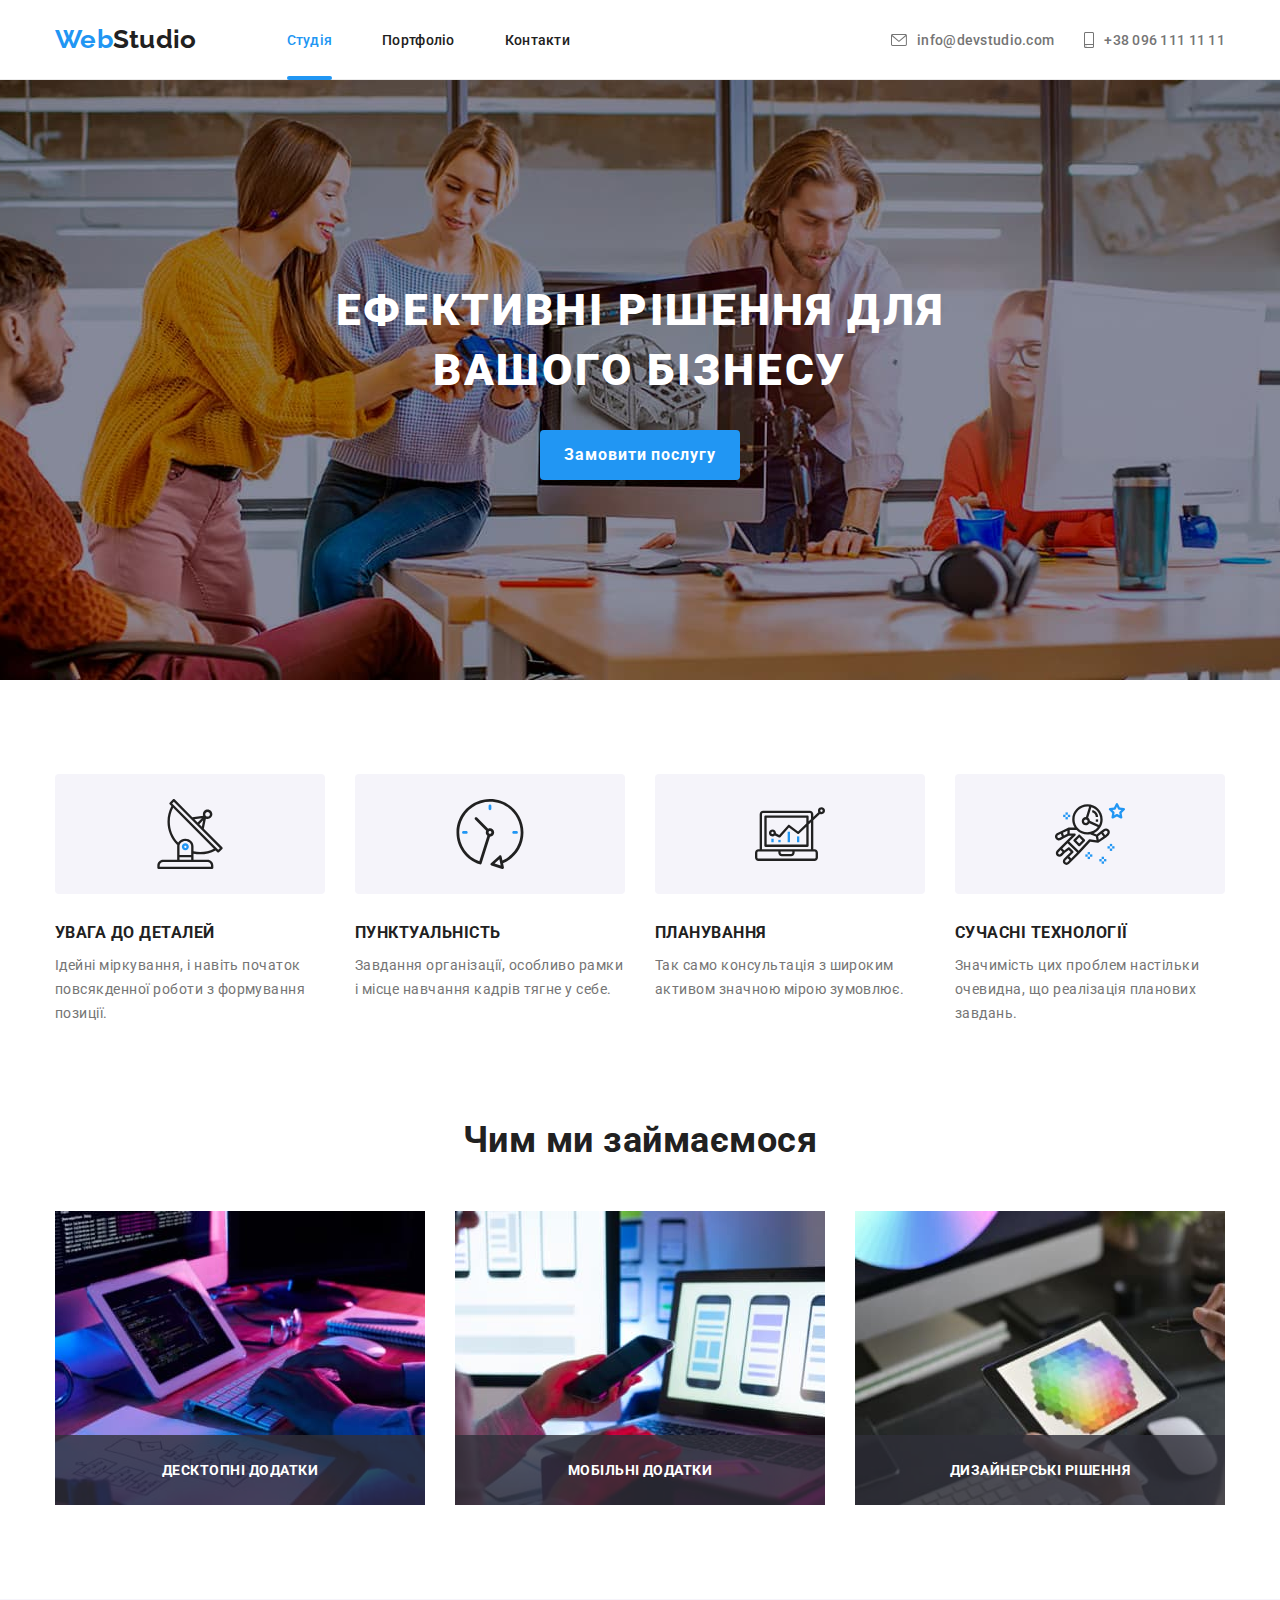
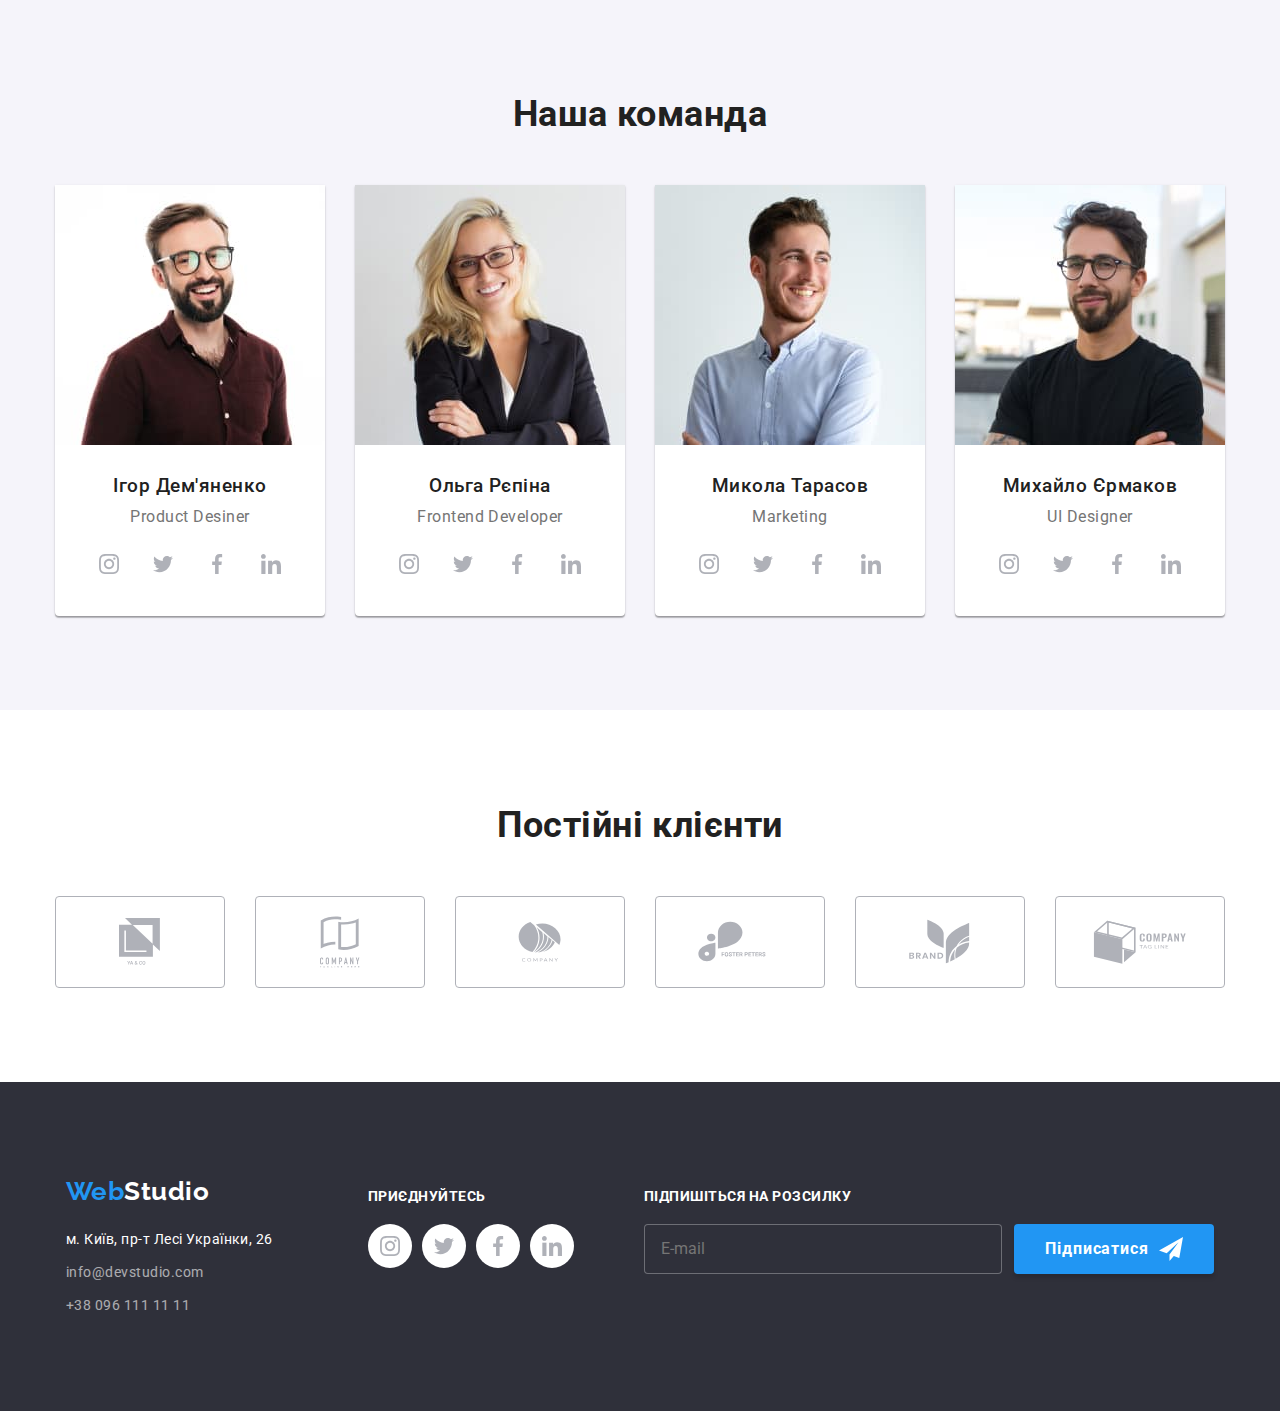
<file: index.html>
<!DOCTYPE html>
<html lang="uk">
  <head>
    <meta charset="UTF-8">
    <meta http-equiv="X-UA-Compatible" content="IE=edge">
    <meta name="viewport" content="width=device-width, initial-scale=1.0">
    <meta name="autor" content="iSerge aka Ignatenko SergII">
    <meta name="description" content="Сайт про створення сайтів">
    <title>Web Studio (Version 2.1) - Figma</title>
    <link rel="stylesheet" href="https://fonts.googleapis.com/css2?family=Oleo+Script&family=Raleway:wght@700&family=Roboto:wght@400;500;700;900&display=swap">
    <link rel="stylesheet" href="https://cdnjs.cloudflare.com/ajax/libs/modern-normalize/1.1.0/modern-normalize.css">
    <!-- <link rel="stylesheet" href="./css/styles.css"> -->
    <link rel="stylesheet" href="./css/main.min.css">
  </head>

  <body>
    <!-- Header -->
    <header class="header">
      <div class="container header__container">
        <a class="logo" href="./index.html" lang="en">Web<span class="logo--dark">Studio</span></a>
        <div class="nav-menu mobile-menu" data-menu>
          <ul class="site-nav">
            <li><a class="site-nav__link site-nav__link--current" href="./index.html">Студія</a></li>
            <li><a class="site-nav__link" href="./portfolio.html">Портфоліо</a></li>
            <li><a class="site-nav__link" href="#contacts">Контакти</a></li>
          </ul>
    
          <ul class="contacts-nav">
            <li>
              <a class="contacts-nav__link contacts-nav__link--mail" href="mailto:info@devstudio.com" lang="en">
                <svg class="contacts-nav__icon" width="16" height="12">
                  <use href="./images/icons.svg#icon-envelope"></use>
                </svg>
                info@devstudio.com
              </a>
            </li>
            <li>
              <a class="contacts-nav__link contacts-nav__link--tel" href="tel:+380961111111">
                <svg class="contacts-nav__icon" width="10" height="16">
                  <use href="./images/icons.svg#icon-smartphone"></use>
                </svg>
                +38 096 111 11 11
              </a>
            </li>
          </ul>    
          <ul class="social-menu">
            <li class="social-menu__item">
              <a href="#" class="social-menu__link">Instagram</a>
            </li>
            <li class="social-menu__item">
              <a href="#" class="social-menu__link">Twitter</a>
            </li>
            <li class="social-menu__item">
              <a href="#" class="social-menu__link">Facebook</a>
            </li>
            <li class="social-menu__item">
              <a href="#" class="social-menu__link">LinkedIn</a>
            </li>
          </ul>
        </div>
        <button class="btnMenu-toggle" type="button" aria-expanded="false" data-menu-button>
          <svg class="btnMenu-toggle__icon" aria-label="Перемикач мобільного меню">
            <use class="icon-menu" href="./images/icons.svg#icon-menu" width="24" height="16"></use>
            <use class="icon-close" href="./images/icons.svg#icon-close" width="30" height="30"></use>
          </svg>
        </button>
      </div>
    </header>

    <main>
    <!-- Main Content -->
      <!-- Hero Section -->
      <section class="section hero__section" id="hero">
        <div class="hero__container">
          <h1 class="hero__title">Ефективні рішення для вашого бізнесу</h1>
          <button class="hero__btn" type="button" data-modal-open>Замовити послугу</button>
        </div>
      </section>

      <!-- Features Section -->
      <section class="section features__section" id="features">
        <div class="container">
          <h2 hidden class="section__title">Особливості</h2>
          <ul class="list">
            <li class="features__thumb" id="details">
              <div class="features__iconBox">
                <svg class="features__icon">
                  <use href="./images/icons.svg#icon-antenna"></use>
                </svg>
              </div>
              <h3 class="features__title">Увага до деталей</h3>
              <p class="features__text">Ідейні міркування, і навіть початок повсякденної роботи з формування позиції.</p>
            </li>
            <li class="features__thumb" id="punctuality">
              <div class="features__iconBox">
                <svg class="features__icon">
                  <use href="./images/icons.svg#icon-clock"></use>
                </svg>
              </div>
              <h3 class="features__title">Пунктуальність</h3>
              <p class="features__text">Завдання організації, особливо рамки і місце навчання кадрів тягне у себе.</p>
            </li>
            <li class="features__thumb" id="planning">
              <div class="features__iconBox">
                <svg class="features__icon">
                  <use href="./images/icons.svg#icon-diagram"></use>
                </svg>
              </div>
              <h3 class="features__title">Планування</h3>
              <p class="features__text">Так само консультація з широким активом значною мірою зумовлює.</p>
            </li>
            <li class="features__thumb" id="technologies">
              <div class="features__iconBox">
                <svg class="features__icon">
                  <use href="./images/icons.svg#icon-astronaut"></use>
                </svg>
              </div>
              <h3 class="features__title">Сучасні технології</h3>
              <p class="features__text">Значимість цих проблем настільки очевидна, що реалізація планових завдань.</p>
            </li>
          </ul>
        </div>
      </section>

      <!-- Project Section -->
      <section class="section projects__section" id="projects">
        <div class="container project__container">
          <h2 class="section__title">Чим ми займаємося</h2>
          <ul class="list">
            <li class="project__item">
              <a class="project__link" href="">
                <img srcset="./images/programming.jpg 1x, ./images/programming@2x.jpg 2x" src="./images/programming.jpg" alt="Зображення крупним планом. Робоче місце програміста" width="370">
                <h3 class="project__title">Десктопні додатки</h3>
              </a>
            </li>
            <li class="project__item">
              <a class="project__link" href="">
                <img srcset="./images/application.jpg 1x, ./images/application@2x.jpg 2x" src="./images/application.jpg" alt="Дизайнери веб-інтерфейсу розробляють додатки до смартфонів" width="370">
                <h3 class="project__title">Мобільні додатки</h3>
              </a>
            </li>
            <li class="project__item">
              <a class="project__link" href="">
                <img srcset="./images/creative-design.jpg 1x, ./images/creative-design@2x.jpg 2x" src="./images/creative-design.jpg" alt="Креативний художній веб-дизайн із можливістю вибору кольору графічним планшетом" width="370">
                <h3 class="project__title">Дизайнерські рішення</h3>
              </a>
            </li>
          </ul>
        </div>
      </section>

      <!-- Team Section -->
      <section class="section team__section" id="team">
        <div class="container">
          <h2 class="section__title">Наша команда</h2>
          <ul class="list">
            <li class="team__thumb">
              <picture>
                <source srcset="./images/demyanenko-desktop.jpg 1x, ./images/demyanenko-desktop@2x.jpg 2x" media="(min-width: 1200px)" />
                <source srcset="./images/demyanenko-tablet.jpg 1x, ./images/demyanenko-tablet@2x.jpg 2x" media="(min-width: 768px)" />
                <img srcset="./images/demyanenko-mobile.jpg 1x, ./images/demyanenko-mobile@2x.jpg 2x" src="./images/demyanenko-mobile.jpg" alt="Світлина Ігоря Дем'яненко">
              </picture>
              <div class="team__content">
                <h3 class="team__title">Ігор Дем'яненко</h3>
                <p lang="en" class="team__text">Product Desiner</p>
                <ul class="social__list">
                  <li class="social__item">
                    <a class="social__link" href="">
                      <svg class="social__icon">
                        <use href="./images/icons.svg#icon-instagram"></use>
                      </svg>
                    </a>
                  </li>
                  <li class="social__item">
                    <a class="social__link" href="">
                      <svg class="social__icon">
                        <use href="./images/icons.svg#icon-twitter"></use>
                      </svg>
                    </a>
                  </li>
                  <li class="social__item">
                    <a class="social__link" href="">
                      <svg class="social__icon">
                        <use href="./images/icons.svg#icon-facebook"></use>
                      </svg>
                    </a>
                  </li>
                  <li class="social__item">
                    <a class="social__link" href="">
                      <svg class="social__icon">
                        <use href="./images/icons.svg#icon-linkedin"></use>
                      </svg>
                    </a>
                  </li>
                </ul>
              </div>
            </li>
            <li class="team__thumb">
              <picture>
                <source srcset="./images/repina-desktop.jpg 1x, ./images/repina-desktop@2x.jpg 2x" media="(min-width: 1200px)" />
                <source srcset="./images/repina-tablet.jpg 1x, ./images/repina-tablet@2x.jpg 2x" media="(min-width: 768px)" />
                <img srcset="./images/repina-mobile.jpg 1x, ./images/repina-mobile@2x.jpg 2x" src="./images/repina-mobile.jpg" alt="Світлина Ользі Рєпіної">
              </picture>
              <div class="team__content">
                <h3 class="team__title">Ольга Рєпіна</h3>
                <p lang="en" class="team__text">Frontend Developer</p>
                <ul class="social__list">
                  <li class="social__item">
                    <a class="social__link" href="">
                      <svg class="social__icon">
                        <use href="./images/icons.svg#icon-instagram"></use>
                      </svg>
                    </a>
                  </li>
                  <li class="social__item">
                    <a class="social__link" href="">
                      <svg class="social__icon">
                        <use href="./images/icons.svg#icon-twitter"></use>
                      </svg>
                    </a>
                  </li>
                  <li class="social__item">
                    <a class="social__link" href="">
                      <svg class="social__icon">
                        <use href="./images/icons.svg#icon-facebook"></use>
                      </svg>
                    </a>
                  </li>
                  <li class="social__item">
                    <a class="social__link" href="">
                      <svg class="social__icon">
                        <use href="./images/icons.svg#icon-linkedin"></use>
                      </svg>
                    </a>
                  </li>
                </ul>
              </div>
            </li>
            <li class="team__thumb">
              <picture>
                <source srcset="./images/tarasov-desktop.jpg 1x, ./images/tarasov-desktop@2x.jpg 2x" media="(min-width: 1200px)" />
                <source srcset="./images/tarasov-tablet.jpg 1x, ./images/tarasov-tablet@2x.jpg 2x" media="(min-width: 768px)" />
                <img srcset="./images/tarasov-mobile.jpg 1x, ./images/tarasov-mobile@2x.jpg 2x" src="./images/tarasov-mobile.jpg" alt="Світлина Миколи Тарасова">
              </picture>
              <div class="team__content">
                <h3 class="team__title">Микола Тарасов</h3>
                <p lang="en" class="team__text">Marketing</p>
                <ul class="social__list">
                  <li class="social__item">
                    <a class="social__link" href="">
                      <svg class="social__icon">
                        <use href="./images/icons.svg#icon-instagram"></use>
                      </svg>
                    </a>
                  </li>
                  <li class="social__item">
                    <a class="social__link" href="">
                      <svg class="social__icon">
                        <use href="./images/icons.svg#icon-twitter"></use>
                      </svg>
                    </a>
                  </li>
                  <li class="social__item">
                    <a class="social__link" href="">
                      <svg class="social__icon">
                        <use href="./images/icons.svg#icon-facebook"></use>
                      </svg>
                    </a>
                  </li>
                  <li class="social__item">
                    <a class="social__link" href="">
                      <svg class="social__icon">
                        <use href="./images/icons.svg#icon-linkedin"></use>
                      </svg>
                    </a>
                  </li>
                </ul>
              </div>
            </li>
            <li class="team__thumb">
              <picture>
                <source srcset="./images/yermakov-desktop.jpg 1x, ./images/yermakov-desktop@2x.jpg 2x" media="(min-width: 1200px)" />
                <source srcset="./images/yermakov-tablet.jpg 1x, ./images/yermakov-tablet@2x.jpg 2x" media="(min-width: 768px)" />
                <img srcset="./images/yermakov-mobile.jpg 1x, ./images/yermakov-mobile@2x.jpg 2x" src="./images/yermakov-mobile.jpg" alt="Світлина Михайла Єрмакова">
              </picture>
              <div class="team__content">
                <h3 class="team__title">Михайло Єрмаков</h3>
                <p lang="en" class="team__text">UI Designer</p>
                <ul class="social__list">
                  <li class="social__item">
                    <a class="social__link" href="">
                      <svg class="social__icon">
                        <use href="./images/icons.svg#icon-instagram"></use>
                      </svg>
                    </a>
                  </li>
                  <li class="social__item">
                    <a class="social__link" href="">
                      <svg class="social__icon">
                        <use href="./images/icons.svg#icon-twitter"></use>
                      </svg>
                    </a>
                  </li>
                  <li class="social__item">
                    <a class="social__link" href="">
                      <svg class="social__icon">
                        <use href="./images/icons.svg#icon-facebook"></use>
                      </svg>
                    </a>
                  </li>
                  <li class="social__item">
                    <a class="social__link" href="">
                      <svg class="social__icon">
                        <use href="./images/icons.svg#icon-linkedin"></use>
                      </svg>
                    </a>
                  </li>
                </ul>
              </div>
            </li>
          </ul>
        </div>
      </section>

      <!-- Clients Section -->
      <section class="section clients__section" id="clients">
        <div class="container">
          <h2 class="section__title">Постійні клієнти</h2>
          <ul class="list">
            <li class="clients__item">
              <a class="clients__link" href="">
                <svg class="clients__icon" width="41" height="47">
                  <use href="./images/icons.svg#icon-client-1"></use>
                </svg>
              </a>
            </li>
            <li class="clients__item">
              <a class="clients__link" href="">
                <svg class="clients__icon" width="40" height="52">
                  <use href="./images/icons.svg#icon-client-2"></use>
                </svg>
              </a>
            </li>
            <li class="clients__item">
              <a class="clients__link" href="">
                <svg class="clients__icon" width="43" height="41">
                  <use href="./images/icons.svg#icon-client-3"></use>
                </svg>
              </a>
            </li>
            <li class="clients__item">
              <a class="clients__link" href="">
                <svg class="clients__icon" width="84" height="41">
                  <use href="./images/icons.svg#icon-client-4"></use>
                </svg>
              </a>
            </li>
            <li class="clients__item">
              <a class="clients__link" href="">
                <svg class="clients__icon" width="63" height="45">
                  <use href="./images/icons.svg#icon-client-5"></use>
                </svg>
              </a>
            </li>
            <li class="clients__item">
              <a class="clients__link" href="">
                <svg class="clients__icon" width="94" height="44">
                  <use href="./images/icons.svg#icon-client-6"></use>
                </svg>
              </a>
            </li>
          </ul>
        </div>
      </section>
    </main>

    <!-- Footer -->
    <footer class="footer">
      <div class="container footer__container">
        <div class="contacts footer__section">
          <a class="logo" href="./index.html" lang="en">Web<span class="logo--light">Studio</span></a>
          <address id="contacts">
            <ul class="contacts__list">
              <li class="contacts__item"><a href="https://goo.gl/maps/CPtrU1FHBa2aNyZL9" class="contacts__link contacts__link--opacity" target="_blank" rel="noopener noreferrer nofollow">м. Київ, пр-т Лесі Українки, 26</a></li>
              <li class="contacts__item"><a href="mailto:info@devstudio.com" lang="en" class="contacts__link">info@devstudio.com</a></li>
              <li class="contacts__item"><a href="tel:+380961111111" class="contacts__link">+38 096 111 11 11</a></li>
            </ul>
          </address>
        </div>
        <div class="social footer__section">
          <h3 class="footer-section__title">Приєднуйтесь</h3>
          <ul class="social__list">
            <li class="social__item">
              <a class="social__link social__link--invert" href="">
                <svg class="social__icon">
                  <use href="./images/icons.svg#icon-instagram"></use>
                </svg>
              </a>
            </li>
            <li class="social__item">
              <a class="social__link social__link--invert" href="">
                <svg class="social__icon">
                  <use href="./images/icons.svg#icon-twitter"></use>
                </svg>
              </a>
            </li>
            <li class="social__item">
              <a class="social__link social__link--invert" href="">
                <svg class="social__icon">
                  <use href="./images/icons.svg#icon-facebook"></use>
                </svg>
              </a>
            </li>
            <li class="social__item">
              <a class="social__link social__link--invert" href="">
                <svg class="social__icon">
                  <use href="./images/icons.svg#icon-linkedin"></use>
                </svg>
              </a>
            </li>
          </ul>
        </div>
        <div class="subscribe footer__section">
          <h3 class="footer-section__title">Підпишіться на розсилку</h3>
          <form class="subscribe__form" autocomplete=off novalidate>
            <label class="subscribe__label">
              <input class="subscribe__input" type="email" name="yourmail" placeholder="E-mail" />
            </label>
            <button class="btnSubmit subscribe__btnSubmit" type="submit">
              <p>Підписатися</p>
              <svg class="subscribe__icon">
                <use href="./images/icons.svg#icon-send"></use>
              </svg>
            </button>
          </form>
        </div>
      </div>
    </footer>

    <div class="backdrop backdrop--hidden" data-modal>
      <div class="modal">
        <div class="modal__container">
          <button class="btnClose" type="button" data-modal-close>
            <svg class="btnClose__icon" width="30" height="30">
              <use href="./images/icons.svg#icon-close"></use>
            </svg>
          </button>
          <h3 class="form__title">Залиште свої дані, ми вам передзвонимо</h3>
          <form class="modal__form" autocomplete=off novalidate>
            <div class="form__item">
              <label class="form__label" for="person">Ім'я</label>
              <input class="form__input" type="text" name="person" id="person" placeholder=" " />
              <svg class="form__icon person">
                <use href="./images/icons.svg#icon-person"></use>
              </svg>          </div>
            <div class="form__item">
              <label class="form__label" for="tel">Телефон</label>
              <input class="form__input" type="tel" name="tel" id="tel" placeholder=" " />
              <svg class="form__icon tel">
                <use href="./images/icons.svg#icon-phone"></use>
              </svg>
            </div>
            <div class="form__item">
              <label class="form__label" for="mail">Пошта</label>
              <input class="form__input" type="email" name="mail" id="mail" placeholder=" " />
              <svg class="form__icon mail">
                <use href="./images/icons.svg#icon-mail"></use>
              </svg>
            </div>
            <div class="form__item item__comment">
              <label class="form__label label__comment" for="comment">Коментар</label>
              <textarea class="form__input input__comment" type="textarea" name="comment" id="comment" placeholder="Введіть текст"></textarea>
            </div>

            <div class="contract">
              <input class="check__input" type="checkbox" name="contract" id="contract" value="contract" />
              <svg class="check__icon">
                <use href="./images/icons.svg#icon-checking"></use>
              </svg>
              <label class="check__label" for="contract">
                Погоджуюся з розсилкою та приймаю <a href="" class="contract__text">Умови договору</a>
              </label>
            </div>

            <button class="btnSubmit formModal__btnSubmit" type="submit">
              <p>Відправити</p>
            </button>
          </form>

        </div>
      </div>
    </div>

    <script src="./js/modal.js"></script>
    <script src="./js/mobile-menu.js"></script>
  </body>
</html>
</file>
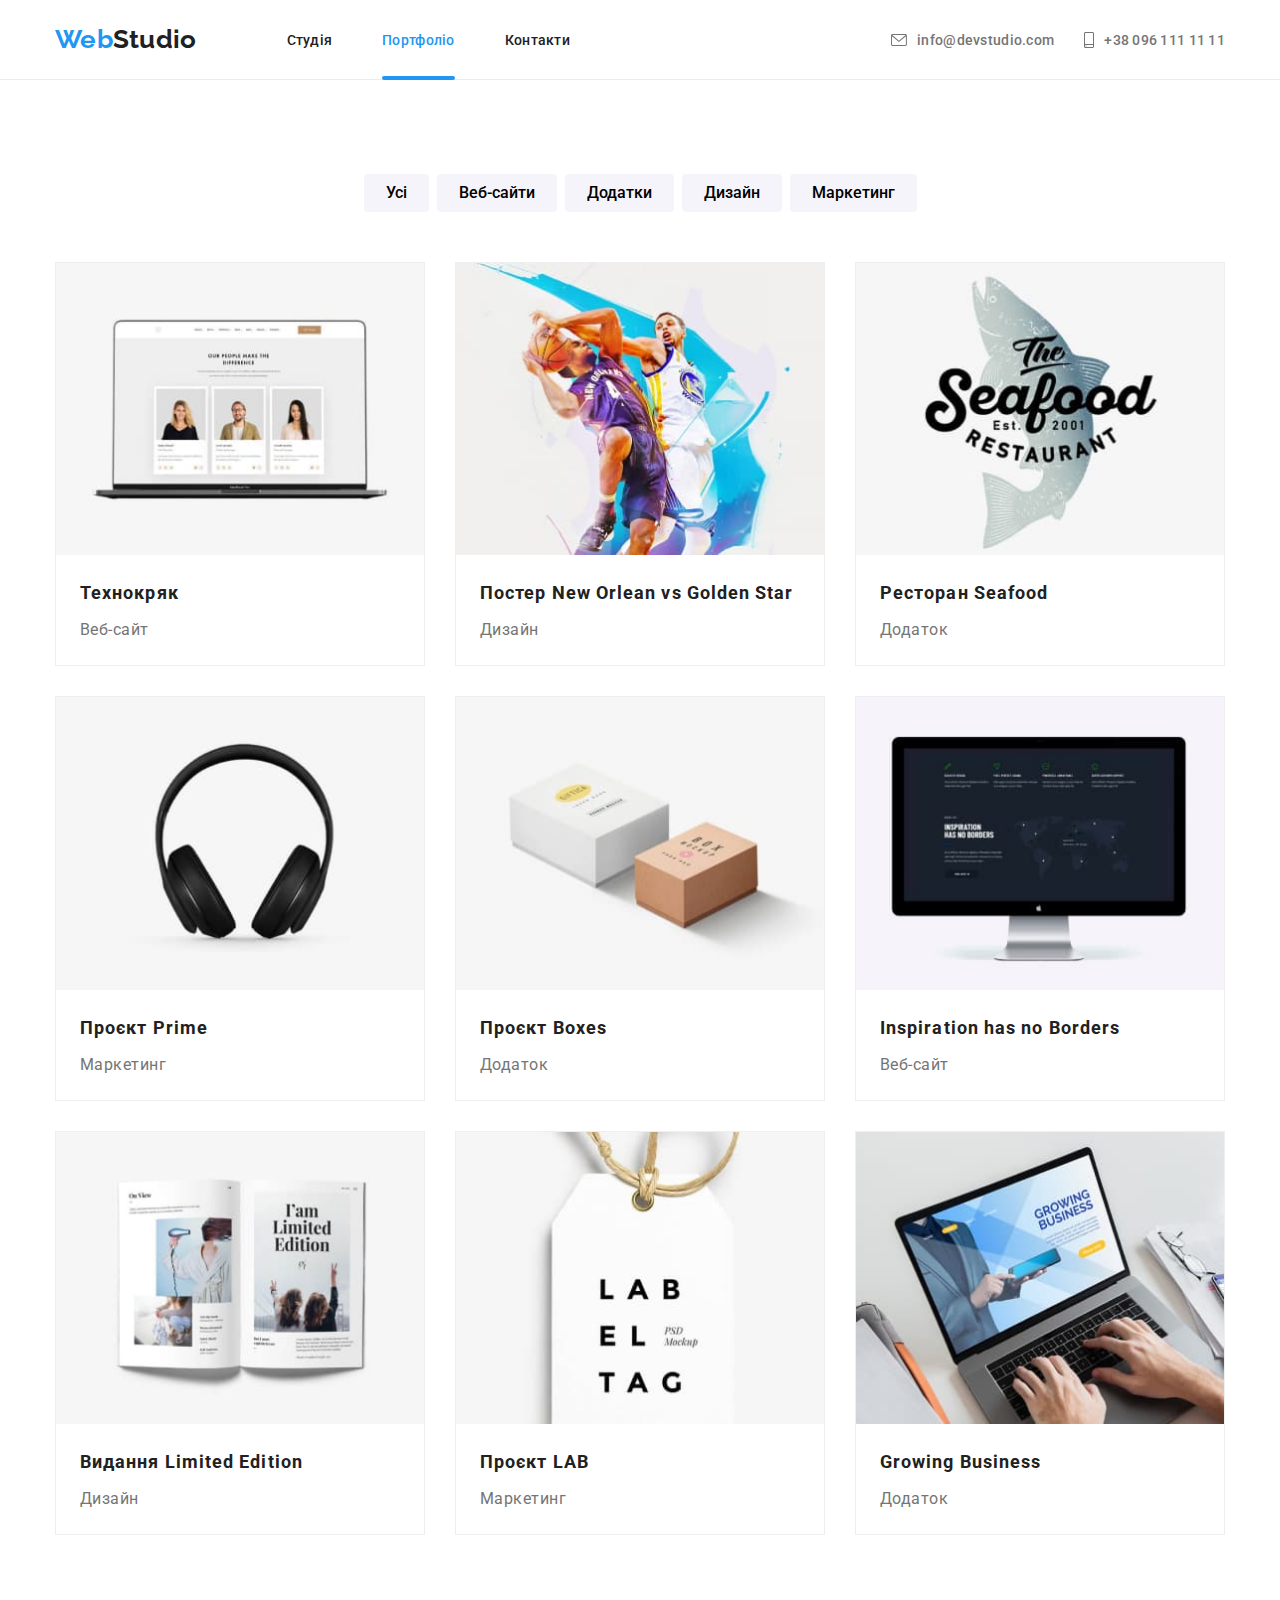
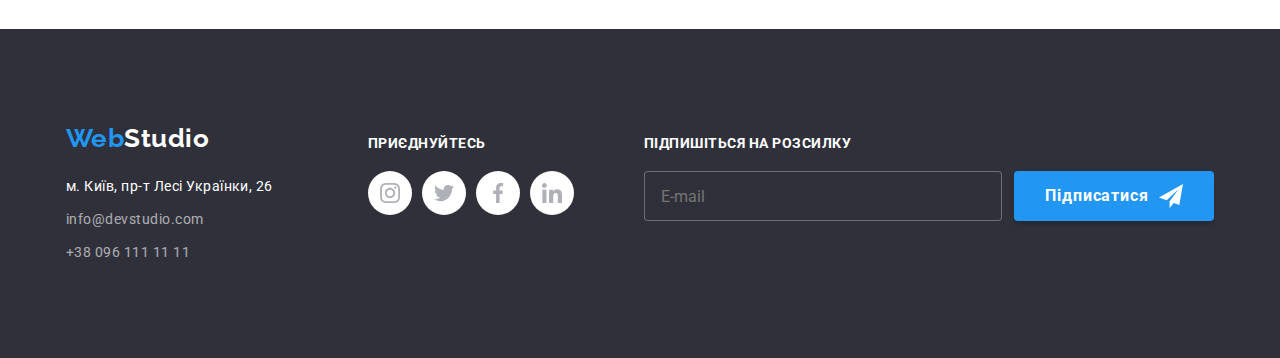
<file: portfolio.html>
<!DOCTYPE html>
<html lang="en">
  <head>
    <meta charset="UTF-8">
    <meta http-equiv="X-UA-Compatible" content="IE=edge">
    <meta name="viewport" content="width=device-width, initial-scale=1.0">
    <meta name="autor" content="iSerge aka Ignatenko SergII">
    <meta name="description" content="Сайт про створення сайтів">
    <title>Web Studio (Version 2.1) - Figma</title>
    <link rel="stylesheet" href="https://fonts.googleapis.com/css2?family=Oleo+Script&family=Raleway:wght@700&family=Roboto:wght@400;500;700;900&display=swap">
    <link rel="stylesheet" href="https://cdnjs.cloudflare.com/ajax/libs/modern-normalize/1.1.0/modern-normalize.css">
    <!-- <link rel="stylesheet" href="./css/styles.css"> -->
    <link rel="stylesheet" href="./css/main.min.css">
  </head>

  <body>
    <!-- Header -->
    <header class="header">
      <div class="container header__container">
        <a class="logo" href="./index.html" lang="en">Web<span class="logo--dark">Studio</span></a>
        <div class="nav-menu mobile-menu" data-menu>
          <ul class="site-nav">
            <li><a class="site-nav__link" href="./index.html">Студія</a></li>
            <li><a class="site-nav__link site-nav__link--current" href="./portfolio.html">Портфоліо</a></li>
            <li><a class="site-nav__link" href="#contacts">Контакти</a></li>
          </ul>
    
          <ul class="contacts-nav">
            <li>
              <a class="contacts-nav__link contacts-nav__link--mail" href="mailto:info@devstudio.com" lang="en">
                <svg class="contacts-nav__icon" width="16" height="12">
                  <use href="./images/icons.svg#icon-envelope"></use>
                </svg>
                info@devstudio.com
              </a>
            </li>
            <li>
              <a class="contacts-nav__link contacts-nav__link--tel" href="tel:+380961111111">
                <svg class="contacts-nav__icon" width="10" height="16">
                  <use href="./images/icons.svg#icon-smartphone"></use>
                </svg>
                +38 096 111 11 11
              </a>
            </li>
          </ul>    
          <ul class="social-menu">
            <li class="social-menu__item">
              <a href="#" class="social-menu__link">Instagram</a>
            </li>
            <li class="social-menu__item">
              <a href="#" class="social-menu__link">Twitter</a>
            </li>
            <li class="social-menu__item">
              <a href="#" class="social-menu__link">Facebook</a>
            </li>
            <li class="social-menu__item">
              <a href="#" class="social-menu__link">LinkedIn</a>
            </li>
          </ul>
        </div>
        <button class="btnMenu-toggle" type="button" aria-expanded="false" data-menu-button>
          <svg class="btnMenu-toggle__icon" aria-label="Перемикач мобільного меню">
            <use class="icon-menu" href="./images/icons.svg#icon-menu" width="24" height="16"></use>
            <use class="icon-close" href="./images/icons.svg#icon-close" width="30" height="30"></use>
          </svg>
        </button>
      </div>
    </header>

    <main>
      <!-- Portfolio Section -->
      <section class="section portfolio__section">
        <div class="container">
          <h1 hidden>Портфоліо</h1>
          <ul class="portfolio__nav">
            <li><button class="portfolio__btn" type="button">Усі</button></li>
            <li><button class="portfolio__btn" type="button">Веб-сайти</button></li>
            <li><button class="portfolio__btn" type="button">Додатки</button></li>
            <li><button class="portfolio__btn" type="button">Дизайн</button></li>
            <li><button class="portfolio__btn" type="button">Маркетинг</button></li>
          </ul>

          <h2 hidden>Проєкти</h2>
          <ul class="portfolio__list">
            <li class="portfolio__thumb">
              <div class="portfolio__thumb--overlay">
                <picture>
                  <source srcset="./images/portfolio1-Techcrack-desktop.jpg 1x, ./images/portfolio1-Techcrack-desktop@2x.jpg 2x" media="(min-width: 1200px)" />
                  <source srcset="./images/portfolio1-Techcrack-tablet.jpg 1x, ./images/portfolio1-Techcrack-tablet@2x.jpg 2x" media="(min-width: 768px)" />
                  <img srcset="./images/portfolio1-Techcrack-mobile.jpg 1x, ./images/portfolio1-Techcrack-mobile@2x.jpg 2x" src="./images/portfolio1-Techcrack-mobile.jpg" alt="Веб-сторінка на ноутбуці">
                </picture>
                <p class="portfolio__text--overlay">Ресурс пропонує комплексні пропозиції з різним рівнем функціоналу та сервісів. Все це дозволить відвідувачу отримати вичерпні відомості про компанію чи приватну особу.</p>
              </div>
              <div class="portfolio__content">
                <h3 class="portfolio__title">Технокряк</h3>
                <p class="portfolio__text">Веб-сайт</p>
              </div>
            </li>
            <li class="portfolio__thumb">
              <div class="portfolio__thumb--overlay">
                <picture>
                  <source srcset="./images/portfolio2-basketPoster-desktop.jpg 1x, ./images/portfolio2-basketPoster-desktop@2x.jpg 2x" media="(min-width: 1200px)" />
                  <source srcset="./images/portfolio2-basketPoster-tablet.jpg 1x, ./images/portfolio2-basketPoster-tablet@2x.jpg 2x" media="(min-width: 768px)" />
                  <img srcset="./images/portfolio2-basketPoster-mobile.jpg 1x, ./images/portfolio2-basketPoster-mobile@2x.jpg 2x" src="./images/portfolio2-basketPoster-mobile.jpg" alt="Постер із зображенням баскетболістів">
                </picture>
                <p class="portfolio__text--overlay">Ресурс пропонує комплексні пропозиції з різним рівнем функціоналу та сервісів. Все це дозволить відвідувачу отримати вичерпні відомості про компанію чи приватну особу.</p>
              </div>
              <div class="portfolio__content">
                <h3 class="portfolio__title">Постер <span lang="en">New Orlean vs Golden Star</span></h3>
                <p class="portfolio__text">Дизайн</p>
              </div>
            </li>
            <li class="portfolio__thumb">
              <div class="portfolio__thumb--overlay">
                <picture>
                  <source srcset="./images/portfolio3-Seafood-desktop.jpg 1x, ./images/portfolio3-Seafood-desktop@2x.jpg 2x" media="(min-width: 1200px)" />
                  <source srcset="./images/portfolio3-Seafood-tablet.jpg 1x, ./images/portfolio3-Seafood-tablet@2x.jpg 2x" media="(min-width: 768px)" />
                  <img srcset="./images/portfolio3-Seafood-mobile.jpg 1x, ./images/portfolio3-Seafood-mobile@2x.jpg 2x" src="./images/portfolio3-Seafood-mobile.jpg" alt="Емблема ресторана Сифуд">
                </picture>
                <p class="portfolio__text--overlay">Ресурс пропонує комплексні пропозиції з різним рівнем функціоналу та сервісів. Все це дозволить відвідувачу отримати вичерпні відомості про компанію чи приватну особу.</p>
              </div>
              <div class="portfolio__content">
                <h3 class="portfolio__title">Ресторан <span lang="en">Seafood</span></h3>
                <p class="portfolio__text">Додаток</p>
              </div>
            </li>
            <li class="portfolio__thumb">
              <div class="portfolio__thumb--overlay">
                <picture>
                  <source srcset="./images/portfolio4-headphones-desktop.jpg 1x, ./images/portfolio4-headphones-desktop@2x.jpg 2x" media="(min-width: 1200px)" />
                  <source srcset="./images/portfolio4-headphones-tablet.jpg 1x, ./images/portfolio4-headphones-tablet@2x.jpg 2x" media="(min-width: 768px)" />
                  <img srcset="./images/portfolio4-headphones-mobile.jpg 1x, ./images/portfolio4-headphones-mobile@2x.jpg 2x" src="./images/portfolio4-headphones-mobile.jpg" alt="Навушники">
                </picture>
                <p class="portfolio__text--overlay">Ресурс пропонує комплексні пропозиції з різним рівнем функціоналу та сервісів. Все це дозволить відвідувачу отримати вичерпні відомості про компанію чи приватну особу.</p>
              </div>
              <div class="portfolio__content">
                <h3 class="portfolio__title">Проєкт <span lang="en">Prime</span></h3>
                <p class="portfolio__text">Маркетинг</p>
              </div>
            </li>
            <li class="portfolio__thumb">
              <div class="portfolio__thumb--overlay">
                <picture>
                  <source srcset="./images/portfolio5-2boxes-desktop.jpg 1x, ./images/portfolio5-2boxes-desktop@2x.jpg 2x" media="(min-width: 1200px)" />
                  <source srcset="./images/portfolio5-2boxes-tablet.jpg 1x, ./images/portfolio5-2boxes-tablet@2x.jpg 2x" media="(min-width: 768px)" />
                  <img srcset="./images/portfolio5-2boxes-mobile.jpg 1x, ./images/portfolio5-2boxes-mobile@2x.jpg 2x" src="./images/portfolio5-2boxes-mobile.jpg" alt="Дві невеликі коробки">
                </picture>
                <p class="portfolio__text--overlay">Ресурс пропонує комплексні пропозиції з різним рівнем функціоналу та сервісів. Все це дозволить відвідувачу отримати вичерпні відомості про компанію чи приватну особу.</p>
              </div>
              <div class="portfolio__content">
                <h3 class="portfolio__title">Проєкт <span lang="en">Boxes</span></h3>
                <p class="portfolio__text">Додаток</p>
              </div>
            </li>
            <li class="portfolio__thumb">
              <div class="portfolio__thumb--overlay">
                <picture>
                  <source srcset="./images/portfolio6-edition-desktop.jpg 1x, ./images/portfolio6-edition-desktop@2x.jpg 2x" media="(min-width: 1200px)" />
                  <source srcset="./images/portfolio6-edition-tablet.jpg 1x, ./images/portfolio6-edition-tablet@2x.jpg 2x" media="(min-width: 768px)" />
                  <img srcset="./images/portfolio6-edition-mobile.jpg 1x, ./images/portfolio6-edition-mobile@2x.jpg 2x" src="./images/portfolio6-edition-mobile.jpg" alt="Видання, відкрите на двадцять третій сторінці">
                </picture>
                <p class="portfolio__text--overlay">Ресурс пропонує комплексні пропозиції з різним рівнем функціоналу та сервісів. Все це дозволить відвідувачу отримати вичерпні відомості про компанію чи приватну особу.</p>
              </div>
              <div class="portfolio__content">
                <h3 class="portfolio__title"><span lang="en">Inspiration has no Borders</span></h3>
                <p class="portfolio__text">Веб-сайт</p>
              </div>
            </li>
            <li class="portfolio__thumb">
              <div class="portfolio__thumb--overlay">
                <picture>
                  <source srcset="./images/portfolio7-LabelTag-desktop.jpg 1x, ./images/portfolio7-LabelTag-desktop@2x.jpg 2x" media="(min-width: 1200px)" />
                  <source srcset="./images/portfolio7-LabelTag-tablet.jpg 1x, ./images/portfolio7-LabelTag-tablet@2x.jpg 2x" media="(min-width: 768px)" />
                  <img srcset="./images/portfolio7-LabelTag-mobile.jpg 1x, ./images/portfolio7-LabelTag-mobile@2x.jpg 2x" src="./images/portfolio7-LabelTag-mobile.jpg" alt="Бирка Лейбл Таг">
                </picture>
                <p class="portfolio__text--overlay">Ресурс пропонує комплексні пропозиції з різним рівнем функціоналу та сервісів. Все це дозволить відвідувачу отримати вичерпні відомості про компанію чи приватну особу.</p>
              </div>
              <div class="portfolio__content">
                <h3 class="portfolio__title">Видання <span lang="en">Limited Edition</span></h3>
                <p class="portfolio__text">Дизайн</p>
              </div>
            </li>
            <li class="portfolio__thumb">
              <div class="portfolio__thumb--overlay">
                <picture>
                  <source srcset="./images/portfolio8-laptopUsing-desktop.jpg 1x, ./images/portfolio8-laptopUsing-desktop@2x.jpg 2x" media="(min-width: 1200px)" />
                  <source srcset="./images/portfolio8-laptopUsing-tablet.jpg 1x, ./images/portfolio8-laptopUsing-tablet@2x.jpg 2x" media="(min-width: 768px)" />
                  <img srcset="./images/portfolio8-laptopUsing-mobile.jpg 1x, ./images/portfolio8-laptopUsing-mobile@2x.jpg 2x" src="./images/portfolio8-laptopUsing-mobile.jpg" alt="Процес роботи на ноутбуці">
                </picture>
                <p class="portfolio__text--overlay">Ресурс пропонує комплексні пропозиції з різним рівнем функціоналу та сервісів. Все це дозволить відвідувачу отримати вичерпні відомості про компанію чи приватну особу.</p>
              </div>
              <div class="portfolio__content">
                <h3 class="portfolio__title">Проєкт <span lang="en">LAB</span></h3>
                <p class="portfolio__text">Маркетинг</p>
              </div>
            </li>
            <li class="portfolio__thumb">
              <div class="portfolio__thumb--overlay">
                <picture>
                  <source srcset="./images/portfolio9-laptop-desktop.jpg 1x, ./images/portfolio9-laptop-desktop@2x.jpg 2x" media="(min-width: 1200px)" />
                  <source srcset="./images/portfolio9-laptop-tablet.jpg 1x, ./images/portfolio9-laptop-tablet@2x.jpg 2x" media="(min-width: 768px)" />
                  <img srcset="./images/portfolio9-laptop-mobile.jpg 1x, ./images/portfolio9-laptop-mobile@2x.jpg 2x" src="./images/portfolio9-laptop-mobile.jpg" alt="Відкритий ноутбук">
                </picture>
                <p class="portfolio__text--overlay">Ресурс пропонує комплексні пропозиції з різним рівнем функціоналу та сервісів. Все це дозволить відвідувачу отримати вичерпні відомості про компанію чи приватну особу.</p>
              </div>
              <div class="portfolio__content">
                <h3 class="portfolio__title"><span lang="en">Growing Business</span></h3>
                <p class="portfolio__text">Додаток</p>
              </div>
            </li>
          </ul>
        </div>
      </section>
    </main>

    <!-- Footer Content -->  
    <footer class="footer">
      <div class="container footer__container">
        <div class="contacts footer__section">
          <a class="logo" href="./index.html" lang="en">Web<span class="logo--light">Studio</span></a>
          <address id="contacts">
            <ul class="contacts__list">
              <li class="contacts__item"><a href="https://goo.gl/maps/CPtrU1FHBa2aNyZL9" class="contacts__link contacts__link--opacity" target="_blank" rel="noopener noreferrer nofollow">м. Київ, пр-т Лесі Українки, 26</a></li>
              <li class="contacts__item"><a href="mailto:info@devstudio.com" lang="en" class="contacts__link">info@devstudio.com</a></li>
              <li class="contacts__item"><a href="tel:+380961111111" class="contacts__link">+38 096 111 11 11</a></li>
            </ul>
          </address>
        </div>
        <div class="social footer__section">
          <h3 class="footer-section__title">Приєднуйтесь</h3>
          <ul class="social__list">
            <li class="social__item">
              <a class="social__link social__link--invert" href="">
                <svg class="social__icon">
                  <use href="./images/icons.svg#icon-instagram"></use>
                </svg>
              </a>
            </li>
            <li class="social__item">
              <a class="social__link social__link--invert" href="">
                <svg class="social__icon">
                  <use href="./images/icons.svg#icon-twitter"></use>
                </svg>
              </a>
            </li>
            <li class="social__item">
              <a class="social__link social__link--invert" href="">
                <svg class="social__icon">
                  <use href="./images/icons.svg#icon-facebook"></use>
                </svg>
              </a>
            </li>
            <li class="social__item">
              <a class="social__link social__link--invert" href="">
                <svg class="social__icon">
                  <use href="./images/icons.svg#icon-linkedin"></use>
                </svg>
              </a>
            </li>
          </ul>
        </div>
        <div class="subscribe footer__section">
          <h3 class="footer-section__title">Підпишіться на розсилку</h3>
          <form class="subscribe__form" autocomplete=off novalidate>
            <label class="subscribe__label">
              <input class="subscribe__input" type="email" name="yourmail" placeholder="E-mail" />
            </label>
            <button class="btnSubmit subscribe__btnSubmit" type="submit">
              <p>Підписатися</p>
              <svg class="subscribe__icon">
                <use href="./images/icons.svg#icon-send"></use>
              </svg>
            </button>
          </form>
        </div>
      </div>
    </footer>
  </body>
</html>
</file>
<file: css/main.min.css>
.clients__link,.social__link{display:-webkit-box;display:-ms-flexbox;display:flex;width:100%;height:100%;-webkit-box-pack:center;-ms-flex-pack:center;justify-content:center;-webkit-box-align:center;-ms-flex-align:center;align-items:center;-webkit-transition:color 250ms cubic-bezier(0.4, 0, 0.2, 1);transition:color 250ms cubic-bezier(0.4, 0, 0.2, 1)}.btnSubmit,.hero__btn{display:-webkit-box;display:-ms-flexbox;display:flex;-webkit-box-align:center;-ms-flex-align:center;align-items:center;-webkit-box-pack:center;-ms-flex-pack:center;justify-content:center;-ms-flex-wrap:nowrap;flex-wrap:nowrap;gap:10px;width:200px;height:50px;border:none;border-radius:4px;-webkit-box-shadow:0px 4px 4px rgba(0,0,0,.15);box-shadow:0px 4px 4px rgba(0,0,0,.15);background-color:#2196f3;color:#fff;font-weight:700;font-size:16px;line-height:1.875;letter-spacing:.06em;padding:10px auto;cursor:pointer}.backdrop{position:fixed;top:0;left:0;width:100%;height:100%;background-color:rgba(0,0,0,.1);overflow-y:auto;opacity:1}.backdrop--hidden{opacity:0;visibility:hidden;pointer-events:none}.check__input{position:absolute;width:1px;height:1px;margin:-1px;border:0;padding:0;clip:rect(0 0 0 0);overflow:hidden}h1,h2,h3,p,a,ul,li,img,address{margin:0;padding:0;font-style:normal;text-decoration:none;list-style-type:none}body{background-color:#fff;color:#212121;font-family:Roboto,sans-serif;letter-spacing:.03em}body.modal-open{overflow:hidden}img{display:block;width:100%;height:auto;-o-object-fit:cover;object-fit:cover}.section__title{font-size:28px;line-height:1.1785714286;text-align:center;margin-bottom:30px}@media screen and (min-width: 1200px){.section__title{font-size:36px;line-height:1.1666666667;text-align:center;margin-bottom:50px}}.container{margin:0 auto;padding:60px 15px;width:100%}@media screen and (min-width: 480px){.container{width:462px}}@media screen and (min-width: 768px){.container{width:750px}}@media screen and (min-width: 1200px){.container{width:1200px;padding:94px 15px}}.list{display:-webkit-box;display:-ms-flexbox;display:flex;gap:30px;-ms-flex-wrap:wrap;flex-wrap:wrap}.logo{color:#2196f3;font-family:Raleway,Oleo Script,sans-serif;font-weight:700;font-size:24px;line-height:1.1666666667;text-align:center}@media screen and (min-width: 1200px){.logo{font-size:26px;line-height:1.1923076923;text-align:left}}.logo--dark{color:#212121}.logo--light{color:#fff}.logo:hover,.logo:focus{outline:none}.hero__btn{-webkit-box-shadow:none;box-shadow:none;display:block;margin:auto}.btnSubmit:focus,.btnSubmit:hover{cursor:pointer;outline:none}.btnClose{position:absolute;top:8px;right:8px;display:-webkit-box;display:-ms-flexbox;display:flex;-webkit-box-pack:center;-ms-flex-pack:center;justify-content:center;-webkit-box-align:center;-ms-flex-align:center;align-items:center;background-color:#fff;border:1px solid rgba(0,0,0,.1);border-radius:50%;padding:5px}.btnClose__icon{width:18px;height:18px;fill:#000}.btnClose:hover .btnClose__icon,.btnClose:focus .btnClose__icon{fill:#2196f3;cursor:pointer}.btnClose:focus{outline:none}.btnMenu-toggle{position:absolute;top:10px;right:15px;display:-webkit-box;display:-ms-flexbox;display:flex;-webkit-box-pack:center;-ms-flex-pack:center;justify-content:center;-webkit-box-align:center;-ms-flex-align:center;align-items:center;padding:0;border:none;background-color:rgba(0,0,0,0)}@media screen and (min-width: 768px){.btnMenu-toggle{display:none}}.btnMenu-toggle__icon{margin:7px 0;display:-webkit-box;display:-ms-flexbox;display:flex;-webkit-box-pack:center;-ms-flex-pack:center;justify-content:center;-webkit-box-align:center;-ms-flex-align:center;align-items:center;width:24px;height:24px;fill:#000;background-color:rgba(0,0,0,0);border:none}.btnMenu-toggle__icon:hover,.btnMenu-toggle__icon:focus{fill:#2196f3;cursor:pointer}.btnMenu-toggle__icon:focus{outline:none}.social__item{width:44px;height:44px}.social__list{display:-webkit-box;display:-ms-flexbox;display:flex;gap:10px;-webkit-box-pack:center;-ms-flex-pack:center;justify-content:center}.social__link{border-radius:50%;background-color:#fff;color:#afb1b8;-webkit-transition:background-color 250ms cubic-bezier(0.4, 0, 0.2, 1);transition:background-color 250ms cubic-bezier(0.4, 0, 0.2, 1)}.social__link:hover,.social__link:focus{outline:none;background-color:#2196f3;color:#fff}.social__icon{width:20px;height:20px;fill:currentColor}.backdrop{-webkit-transition:opacity 250ms cubic-bezier(0.4, 0, 0.2, 1);transition:opacity 250ms cubic-bezier(0.4, 0, 0.2, 1)}.backdrop--hidden .modal{-webkit-transform:translate(-50%, -50%) scale(0);transform:translate(-50%, -50%) scale(0)}.modal{margin:0 auto;-webkit-transform:translate(0, 0) scale(1);transform:translate(0, 0) scale(1);-webkit-transition:-webkit-transform 250ms cubic-bezier(0.4, 0, 0.2, 1);transition:-webkit-transform 250ms cubic-bezier(0.4, 0, 0.2, 1);transition:transform 250ms cubic-bezier(0.4, 0, 0.2, 1);transition:transform 250ms cubic-bezier(0.4, 0, 0.2, 1), -webkit-transform 250ms cubic-bezier(0.4, 0, 0.2, 1);padding:6% 3%;width:calc(100vw - 6%);min-height:609px}@media screen and (min-width: 480px){.modal{position:absolute;top:50%;left:50%;-webkit-transform:translate(-50%, -50%) scale(1);transform:translate(-50%, -50%) scale(1);-webkit-transition:-webkit-transform 250ms cubic-bezier(0.4, 0, 0.2, 1);transition:-webkit-transform 250ms cubic-bezier(0.4, 0, 0.2, 1);transition:transform 250ms cubic-bezier(0.4, 0, 0.2, 1);transition:transform 250ms cubic-bezier(0.4, 0, 0.2, 1), -webkit-transform 250ms cubic-bezier(0.4, 0, 0.2, 1);width:450px}}@media screen and (min-width: 1200px){.modal{width:528px;min-height:581px}}.modal__container{position:relative;display:-webkit-box;display:-ms-flexbox;display:flex;-webkit-box-orient:vertical;-webkit-box-direction:normal;-ms-flex-direction:column;flex-direction:column;justify-self:center;width:100%;height:100%;background-color:#fff;border-radius:4px;-webkit-box-shadow:0px 1px 3px rgba(0,0,0,.12),0px 1px 1px rgba(0,0,0,.14),0px 2px 1px rgba(0,0,0,.2);box-shadow:0px 1px 3px rgba(0,0,0,.12),0px 1px 1px rgba(0,0,0,.14),0px 2px 1px rgba(0,0,0,.2);opacity:1;padding:8%;-webkit-transition:-webkit-transform 250ms cubic-bezier(0.4, 0, 0.2, 1);transition:-webkit-transform 250ms cubic-bezier(0.4, 0, 0.2, 1);transition:transform 250ms cubic-bezier(0.4, 0, 0.2, 1);transition:transform 250ms cubic-bezier(0.4, 0, 0.2, 1), -webkit-transform 250ms cubic-bezier(0.4, 0, 0.2, 1);-webkit-transition:opacity 250ms cubic-bezier(0.4, 0, 0.2, 1);transition:opacity 250ms cubic-bezier(0.4, 0, 0.2, 1)}@media screen and (min-width: 480px){.modal__container{padding:40px}}.contract{position:relative;display:-webkit-box;display:-ms-flexbox;display:flex;margin-bottom:30px;color:#757575;font-size:12px;line-height:1.1666666667}@media screen and (min-width: 1200px){.contract{font-size:14px}}.contract__text{outline:none;color:#2196f3;text-decoration:underline}.check__label{position:relative;padding-left:18px}.check__icon{position:absolute;top:50%;left:0;-webkit-transform:translateY(-50%);transform:translateY(-50%);width:14px;height:13px;border:2px solid #212121;border-radius:2px;background-color:#fff;fill:#fff;-webkit-transition:background-color 250ms cubic-bezier(0.4, 0, 0.2, 1);transition:background-color 250ms cubic-bezier(0.4, 0, 0.2, 1)}.check__input{outline:none}.check__input:checked~.check__icon{background-color:#2196f3;border:none}.header{position:relative;display:-webkit-box;display:-ms-flexbox;display:flex;-webkit-box-pack:center;-ms-flex-pack:center;justify-content:center;-webkit-box-align:center;-ms-flex-align:center;align-items:center;height:80px;border-bottom:1px solid #ececec;font-weight:500;font-size:14px;line-height:1.1428571429;letter-spacing:.02em}@media screen and (max-width: 767px){.header{height:60px}}.header__container{padding:0 15px;display:-webkit-box;display:-ms-flexbox;display:flex;gap:90px;-webkit-box-pack:justify;-ms-flex-pack:justify;justify-content:space-between;-webkit-box-align:center;-ms-flex-align:center;align-items:center}@media screen and (max-width: 1199px){.header__container{margin:0;-webkit-box-align:center;-ms-flex-align:center;align-items:center}}.btnMenu-toggle .icon-close{display:none}.btnMenu-toggle.is-open .icon-close{display:block;position:fixed;z-index:9}.btnMenu-toggle.is-open .icon-menu{display:none}.nav-menu{display:-webkit-box;display:-ms-flexbox;display:flex;-webkit-box-pack:justify;-ms-flex-pack:justify;justify-content:space-between;-webkit-box-align:center;-ms-flex-align:center;align-items:center;-webkit-box-flex:1;-ms-flex-positive:1;flex-grow:1}@media screen and (max-width: 767px){.nav-menu{display:none}.nav-menu.is-open{display:-webkit-box;display:-ms-flexbox;display:flex;-webkit-box-orient:vertical;-webkit-box-direction:normal;-ms-flex-direction:column;flex-direction:column;-webkit-box-pack:justify;-ms-flex-pack:justify;justify-content:space-between;position:fixed;top:0;left:0;width:100%;height:100%;padding:6% 8%;background-color:#fff;font-weight:500;letter-spacing:.02em}}.site-nav{display:-webkit-box;display:-ms-flexbox;display:flex;gap:50px}@media screen and (max-width: 767px){.site-nav{-webkit-box-orient:vertical;-webkit-box-direction:normal;-ms-flex-direction:column;flex-direction:column;-webkit-box-flex:1;-ms-flex-positive:1;flex-grow:1;height:212px;gap:32px;font-size:40px;line-height:1.175}}.site-nav__link{color:#212121;-webkit-transition:color 250ms cubic-bezier(0.4, 0, 0.2, 1);transition:color 250ms cubic-bezier(0.4, 0, 0.2, 1)}.site-nav__link:hover,.site-nav__link:focus{outline:none;color:#2196f3}@media screen and (min-width: 768px){.site-nav__link--current{position:relative;color:#2196f3}}.site-nav__link--current::after{content:"";position:absolute;left:0;bottom:-32px;width:100%;height:4px;background-color:#2196f3;border-radius:2px}@media screen and (max-width: 767px){.site-nav__link--current::after{display:none}}.contacts-nav{display:-webkit-box;display:-ms-flexbox;display:flex;gap:30px;-webkit-box-align:center;-ms-flex-align:center;align-items:center}@media screen and (max-width: 1199px){.contacts-nav{-webkit-box-orient:vertical;-webkit-box-direction:normal;-ms-flex-direction:column;flex-direction:column;gap:10px;-webkit-box-align:start;-ms-flex-align:start;align-items:flex-start}}@media screen and (max-width: 767px){.contacts-nav{-webkit-box-orient:vertical;-webkit-box-direction:reverse;-ms-flex-direction:column-reverse;flex-direction:column-reverse;gap:32px;-webkit-box-align:start;-ms-flex-align:start;align-items:flex-start;margin-bottom:32px;width:100%;font-size:24px;line-height:1.1666666667}.contacts-nav .contacts-nav__icon{display:none}}.contacts-nav__link{display:-webkit-box;display:-ms-flexbox;display:flex;-webkit-box-align:center;-ms-flex-align:center;align-items:center;gap:10px;color:#757575;-webkit-transition:color 250ms cubic-bezier(0.4, 0, 0.2, 1);transition:color 250ms cubic-bezier(0.4, 0, 0.2, 1)}@media screen and (max-width: 767px){.contacts-nav__link--tel{font-size:34px;line-height:1.1764705882;color:#2196f3;white-space:nowrap}}.contacts-nav__link:hover,.contacts-nav__link:focus{outline:none;color:#2196f3}.contacts-nav__icon{display:inline-block;fill:currentColor}.social-menu{display:-webkit-box;display:-ms-flexbox;display:flex;-ms-flex-wrap:wrap;flex-wrap:wrap;gap:4%;width:100%;-webkit-box-pack:justify;-ms-flex-pack:justify;justify-content:space-between}@media screen and (min-width: 768px){.social-menu{display:none}}.social-menu__link{font-size:18px;line-height:1.2222222222;color:#2196f3}.footer{background-color:#2f303a;color:#fff}.footer__container{display:-webkit-box;display:-ms-flexbox;display:flex;gap:60px;-webkit-box-pack:center;-ms-flex-pack:center;justify-content:center}@media screen and (max-width: 767px){.footer__container{-webkit-box-orient:vertical;-webkit-box-direction:normal;-ms-flex-direction:column;flex-direction:column;-webkit-box-align:center;-ms-flex-align:center;align-items:center}}@media screen and (min-width: 768px){.footer__container{-ms-flex-wrap:wrap;flex-wrap:wrap;-webkit-column-gap:165px;-moz-column-gap:165px;column-gap:165px}}@media screen and (min-width: 1200px){.footer__container{gap:70px}}.footer__section{display:-webkit-box;display:-ms-flexbox;display:flex;-webkit-box-orient:vertical;-webkit-box-direction:normal;-ms-flex-direction:column;flex-direction:column;gap:20px}@media screen and (min-width: 1200px){.footer__section{-webkit-box-align:start;-ms-flex-align:start;align-items:flex-start}}.footer-section__title{font-size:14px;line-height:1.1428571429;text-transform:uppercase;text-align:center}@media screen and (min-width: 768px){.footer-section__title{margin-top:5px}}@media screen and (min-width: 1200px){.footer-section__title{text-align:left;margin-top:12px}}.contacts{width:232px}.contacts__list{display:-webkit-box;display:-ms-flexbox;display:flex;-webkit-box-orient:vertical;-webkit-box-direction:normal;-ms-flex-direction:column;flex-direction:column;gap:9px}@media screen and (max-width: 1199px){.contacts__list{text-align:center}}.contacts__link{color:currentColor;opacity:.6;font-size:14px;line-height:1.7142857143}.contacts__link--opacity{opacity:1}.social{width:206px}.subscribe__form{display:-webkit-box;display:-ms-flexbox;display:flex;gap:12px;-webkit-box-pack:center;-ms-flex-pack:center;justify-content:center}@media screen and (max-width: 1199px){.subscribe__form{-webkit-box-orient:vertical;-webkit-box-direction:normal;-ms-flex-direction:column;flex-direction:column;-webkit-box-align:center;-ms-flex-align:center;align-items:center;gap:20px}}.subscribe__input{width:calc(100vw - 18px - 30px);height:50px;outline:none;border:1px solid rgba(255,255,255,.3);border-radius:4px;background-color:#2f303a;color:currentColor;font-size:16px;line-height:1.25;padding:0 0 0 16px}@media screen and (min-width: 480px){.subscribe__input{width:450px}}@media screen and (min-width: 1200px){.subscribe__input{width:358px}}.subscribe__icon{width:24px;height:24px;fill:currentColor}.hero__section{display:-webkit-box;display:-ms-flexbox;display:flex;background-color:#2f303a;margin:auto;padding:0 15px;max-width:1600px;height:400px;background-image:-webkit-gradient(linear, left top, right top, from(rgba(47, 48, 58, 0.4)), to(rgba(47, 48, 58, 0.4))),url("../images/studio-bg-Mobile.jpg");background-image:linear-gradient(to right, rgba(47, 48, 58, 0.4), rgba(47, 48, 58, 0.4)),url("../images/studio-bg-Mobile.jpg");background-repeat:no-repeat;background-size:cover;background-position:center}@media(min-device-pixel-ratio: 2),(-webkit-min-device-pixel-ratio: 2),(min-resolution: 192dpi),(min-resolution: 2dppx){.hero__section{background-image:url("../images/studio-bg-Mobile@2x.jpg")}}@media screen and (min-width: 768px){.hero__section{background-image:url("../images/studio-bg-Tablet.jpg")}}@media(min-device-pixel-ratio: 2),(-webkit-min-device-pixel-ratio: 2),(min-resolution: 192dpi),(min-resolution: 2dppx){.hero__section{background-image:url("../images/studio-bg-Tablet@2x.jpg")}}@media screen and (min-width: 1200px){.hero__section{height:600px;background-image:url("../images/studio-bg-Desktop.jpg")}}@media(min-device-pixel-ratio: 2),(-webkit-min-device-pixel-ratio: 2),(min-resolution: 192dpi),(min-resolution: 2dppx){.hero__section{background-image:url("../images/studio-bg-Desktop@2x.jpg")}}.hero__container{margin:auto;text-align:center}@media screen and (min-width: 480px){.hero__container{width:360px;height:164px}}@media screen and (min-width: 1200px){.hero__container{width:696px;height:200px}}.hero__title{font-size:26px;line-height:1.6153846154;font-weight:900;letter-spacing:.06em;text-transform:uppercase;color:#fff;margin-bottom:30px}@media screen and (min-width: 1200px){.hero__title{font-size:44px;line-height:1.3636363636}}.features__thumb{font-size:14px;width:100%}@media screen and (min-width: 768px){.features__thumb{width:calc((100% - 30px)/2)}}@media screen and (min-width: 1200px){.features__thumb{width:calc((100% - 90px)/4)}}.features__iconBox{display:-webkit-box;display:-ms-flexbox;display:flex;-webkit-box-pack:center;-ms-flex-pack:center;justify-content:center;-webkit-box-align:center;-ms-flex-align:center;align-items:center;width:100%;height:120px;background-color:#f5f4fa;border-radius:4px}.features__icon{width:70px;height:70px}.features__title{margin-top:30px;line-height:1.1428571429;text-transform:uppercase;margin-bottom:10px}@media screen and (max-width: 767px){.features__title{text-align:center}}.features__text{color:#757575;line-height:1.7142857143}@media screen and (max-width: 1199px){.projects__section{display:none}}.project__container{padding-top:0}.project__item{width:370px;height:294px}.project__link{position:relative}.project__title{display:-webkit-box;display:-ms-flexbox;display:flex;position:absolute;left:0;bottom:0;width:100%;height:70px;background-color:rgba(47,48,58,.8);color:#fff;font-size:14px;line-height:1.1428571429;text-transform:uppercase;-webkit-box-pack:center;-ms-flex-pack:center;justify-content:center;-webkit-box-align:center;-ms-flex-align:center;align-items:center}.team__section{background-color:#f5f4fa}.team__thumb{background-color:#fff;border-radius:0px 0px 4px 4px;-webkit-box-shadow:0px 1px 3px rgba(0,0,0,.12),0px 1px 1px rgba(0,0,0,.14),0px 2px 1px rgba(0,0,0,.2);box-shadow:0px 1px 3px rgba(0,0,0,.12),0px 1px 1px rgba(0,0,0,.14),0px 2px 1px rgba(0,0,0,.2);overflow:hidden;width:100%}@media screen and (min-width: 768px){.team__thumb{width:calc((100% - 30px)/2)}}@media screen and (min-width: 1200px){.team__thumb{width:calc((100% - 90px)/4)}}.team__content{padding:30px 0;font-size:16px;line-height:1.1875;text-align:center}.team__title{font-weight:500;margin-bottom:10px}.team__text{color:#757575;margin-bottom:16px}.clients__item{height:92px;width:calc((100% - 30px)/2)}@media screen and (min-width: 768px){.clients__item{width:calc((100% - 60px)/3)}}@media screen and (min-width: 1200px){.clients__item{width:calc((100% - 150px)/6)}}.clients__link{border:1px solid #afb1b8;border-radius:4px;color:#afb1b8;-webkit-transition:border-color 250ms cubic-bezier(0.4, 0, 0.2, 1);transition:border-color 250ms cubic-bezier(0.4, 0, 0.2, 1)}.clients__link:hover,.clients__link:focus{outline:none;color:#2196f3;border-color:#2196f3}.clients__icon{fill:currentColor}.portfolio__nav{display:-webkit-box;display:-ms-flexbox;display:flex;-ms-flex-wrap:wrap;flex-wrap:wrap;-webkit-box-pack:center;-ms-flex-pack:center;justify-content:center;gap:8px;margin-bottom:50px}@media screen and (max-width: 767px){.portfolio__nav{margin-bottom:40px;-webkit-box-pack:start;-ms-flex-pack:start;justify-content:flex-start}}@media screen and (max-width: 1200px){.portfolio__nav{margin-bottom:30px}}.portfolio__btn{border:none;border-radius:4px;background-color:#f5f4fa;padding:6px 22px;text-align:center;font-weight:500;font-size:16px;line-height:1.625;cursor:pointer;-webkit-transition:color 250ms cubic-bezier(0.4, 0, 0.2, 1);transition:color 250ms cubic-bezier(0.4, 0, 0.2, 1);-webkit-transition:background-color 250ms cubic-bezier(0.4, 0, 0.2, 1);transition:background-color 250ms cubic-bezier(0.4, 0, 0.2, 1);-webkit-transition:-webkit-box-shadow 250ms cubic-bezier(0.4, 0, 0.2, 1);transition:-webkit-box-shadow 250ms cubic-bezier(0.4, 0, 0.2, 1);transition:box-shadow 250ms cubic-bezier(0.4, 0, 0.2, 1);transition:box-shadow 250ms cubic-bezier(0.4, 0, 0.2, 1), -webkit-box-shadow 250ms cubic-bezier(0.4, 0, 0.2, 1)}.portfolio__btn:hover,.portfolio__btn:focus{background-color:#2196f3;-webkit-box-shadow:0px 3px 1px rgba(0,0,0,.1),0px 1px 2px rgba(0,0,0,.08),0px 2px 2px rgba(0,0,0,.12);box-shadow:0px 3px 1px rgba(0,0,0,.1),0px 1px 2px rgba(0,0,0,.08),0px 2px 2px rgba(0,0,0,.12);color:#fff}.portfolio__list{display:-webkit-box;display:-ms-flexbox;display:flex;-ms-flex-wrap:wrap;flex-wrap:wrap;-webkit-box-pack:justify;-ms-flex-pack:justify;justify-content:space-between;row-gap:30px}.portfolio__thumb{position:relative;border:1px solid #eee;-webkit-transition:-webkit-box-shadow 250ms cubic-bezier(0.4, 0, 0.2, 1);transition:-webkit-box-shadow 250ms cubic-bezier(0.4, 0, 0.2, 1);transition:box-shadow 250ms cubic-bezier(0.4, 0, 0.2, 1);transition:box-shadow 250ms cubic-bezier(0.4, 0, 0.2, 1), -webkit-box-shadow 250ms cubic-bezier(0.4, 0, 0.2, 1);overflow:hidden;width:100%}@media screen and (min-width: 768px){.portfolio__thumb{width:calc((100% - 30px)/2)}}@media screen and (min-width: 1200px){.portfolio__thumb{width:calc((100% - 60px)/3)}}.portfolio__thumb--overlay{position:relative;overflow:hidden}.portfolio__thumb:hover,.portfolio__thumb:focus{-webkit-box-shadow:0px 1px 1px rgba(0,0,0,.12),0px 4px 4px rgba(0,0,0,.06),1px 4px 6px rgba(0,0,0,.16);box-shadow:0px 1px 1px rgba(0,0,0,.12),0px 4px 4px rgba(0,0,0,.06),1px 4px 6px rgba(0,0,0,.16)}.portfolio__thumb:hover .portfolio__text--overlay,.portfolio__thumb:focus .portfolio__text--overlay{-webkit-transform:translateY(-100%);transform:translateY(-100%)}.portfolio__text--overlay{position:absolute;width:100%;height:294px;padding:63px 24px;background-color:rgba(33,150,243,.9);color:#fff;font-size:18px;line-height:1.5555555556;-webkit-transform:translateY(0);transform:translateY(0);-webkit-transition:-webkit-transform 250ms cubic-bezier(0.4, 0, 0.2, 1);transition:-webkit-transform 250ms cubic-bezier(0.4, 0, 0.2, 1);transition:transform 250ms cubic-bezier(0.4, 0, 0.2, 1);transition:transform 250ms cubic-bezier(0.4, 0, 0.2, 1), -webkit-transform 250ms cubic-bezier(0.4, 0, 0.2, 1)}.portfolio__content{padding:20px 24px}.portfolio__title{font-size:18px;line-height:2;letter-spacing:.06em}.portfolio__text{margin-top:4px;color:#757575;font-size:16px;line-height:1.875}.form__title{font-size:20px;line-height:1.15;text-align:center;margin-bottom:12px}.modal__form{position:relative;display:-webkit-box;display:-ms-flexbox;display:flex;-webkit-box-orient:vertical;-webkit-box-direction:normal;-ms-flex-direction:column;flex-direction:column;gap:10px;margin-bottom:20px}.form__item{position:relative}.form__label{display:block;font-size:12px;line-height:1.1666666667;letter-spacing:.01em;color:#757575}.form__input{display:block;width:100%;height:40px;margin-top:4px;border:1px solid rgba(33,33,33,.2);border-radius:4px;padding-left:42px;-webkit-transition:border-color 250ms cubic-bezier(0.4, 0, 0.2, 1);transition:border-color 250ms cubic-bezier(0.4, 0, 0.2, 1)}.form__icon{position:absolute;left:12px;bottom:11px;width:18px;height:18px;fill:currentColor}.form__input:hover,.form__input:focus,.form__item:hover>.form__input,.form__item:focus>.form__input{outline:none;border-color:#2196f3}.form__icon:hover,.form__input:hover~.form__icon,.form__input:focus~.form__icon{fill:#2196f3}.input__comment{resize:none;padding:12px 16px;height:120px;font-size:12px;line-height:1.1666666667;letter-spacing:.01em}.formModal__btnSubmit{margin:auto;-webkit-transition:background-color 250ms cubic-bezier(0.4, 0, 0.2, 1);transition:background-color 250ms cubic-bezier(0.4, 0, 0.2, 1)}.formModal__btnSubmit:focus,.formModal__btnSubmit:hover{background-color:#188ce8}/*# sourceMappingURL=main.min.css.map */
</file>
